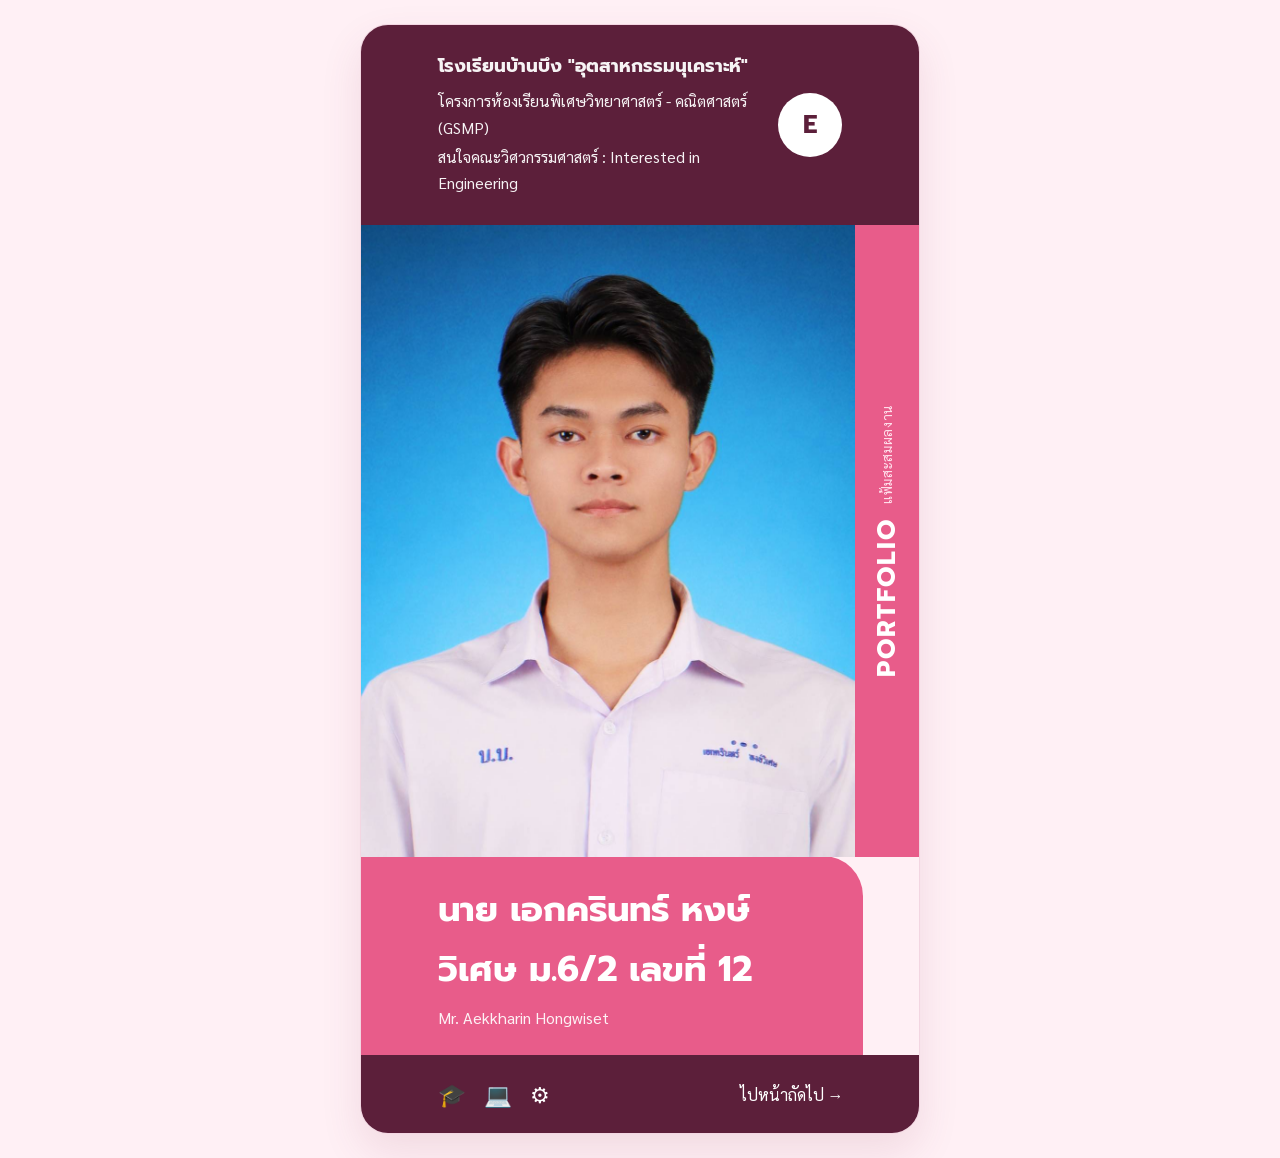
<file: index.html>
<!DOCTYPE html>
<html lang="th">
<head>
<meta charset="UTF-8">
<meta name="viewport" content="width=device-width, initial-scale=1.0">
<title>Portfolio | Portfolio</title>
<link rel="stylesheet" href="styles.css">
</head>
<body>

<div class="wrap home">
    <div class="cover2">

        <div class="cover2-topbar">
            <div class="cover2-topbar-text">
                <p>โรงเรียนบ้านบึง "อุตสาหกรรมนุเคราะห์"</p>
                <p>โครงการห้องเรียนพิเศษวิทยาศาสตร์ - คณิตศาสตร์ (GSMP)</p>
                <p>สนใจคณะวิศวกรรมศาสตร์ : Interested in Engineering</p>
            </div>
            <div class="cover2-emblem">E</div>
        </div>

        <div class="cover2-photo-row">
            <div class="cover2-photo">
                <img src="my-profile.jpg" alt="รูปเอกครินทร์ หงษ์วิเศษ">
            </div>
            <div class="cover2-vertical">
                <span class="v-label">แฟ้มสะสมผลงาน</span>
                <span class="v-title">PORTFOLIO</span>
            </div>
        </div>

        <div class="cover2-nameplate">
            <h2>นาย เอกครินทร์ หงษ์วิเศษ ม.6/2 เลขที่ 12</h2>
            <p>Mr. Aekkharin Hongwiset</p>
        </div>

        <div class="cover2-footerbar">
            <div class="cover2-icons">
                <span>&#127891;</span>
                <span>&#128187;</span>
                <span>&#9881;</span>
            </div>
            <a href="intro.html" class="next-link">ไปหน้าถัดไป &#8594;</a>
        </div>

    </div>
</div>

</body>
</html>
</file>
<file: styles.css>
@import url('https://fonts.googleapis.com/css2?family=Prompt:wght@400;500;600;700&family=Sarabun:wght@300;400;500;600;700&display=swap');

:root{
    --bg-cream:#FFF0F5;
    --coral:#E85C8A;
    --coral-soft:#F9C9DA;
    --plum:#5C1F3A;
    --plum-soft:#8C5468;
    --gold:#F0A8C4;
    --paper:#FFFFFF;
    --line:#F3D6E2;
    --radius-lg:28px;
    --radius-md:18px;
    --radius-sm:10px;
    --shadow:0 18px 40px rgba(140,60,90,0.12);
}

*{margin:0;padding:0;box-sizing:border-box;}

html{scroll-behavior:smooth;}

body{
    font-family:'Sarabun',sans-serif;
    background:var(--bg-cream);
    color:var(--plum);
    line-height:1.7;
    min-height:100vh;
    padding:24px 0;
}

h1,h2,h3,.display{
    font-family:'Prompt',sans-serif;
}

a{color:inherit;text-decoration:none;}

img{display:block;max-width:100%;}

.wrap{
    width:92%;
    max-width:1100px;
    margin:0 auto;
}

/* ---------- Nav bar (content pages) ---------- */
.topnav{
    background:var(--plum);
    color:#F6EDE7;
    position:sticky;
    top:0;
    z-index:50;
    box-shadow:0 6px 20px rgba(0,0,0,0.15);
}

.topnav-inner{
    width:94%;
    max-width:1200px;
    margin:0 auto;
    display:flex;
    align-items:center;
    gap:6px;
    overflow-x:auto;
    scrollbar-width:none;
    padding:10px 0;
}

.topnav-inner::-webkit-scrollbar{display:none;}

.nav-back{
    flex:0 0 auto;
    width:40px;
    height:40px;
    border-radius:50%;
    border:1.5px solid rgba(246,237,231,0.4);
    display:flex;
    align-items:center;
    justify-content:center;
    font-size:1.1rem;
    transition:.25s;
}

.nav-back:hover{
    background:rgba(246,237,231,0.12);
    border-color:var(--coral-soft);
}

.nav-brand{
    flex:0 0 auto;
    font-family:'Prompt',sans-serif;
    font-weight:600;
    letter-spacing:.04em;
    font-size:1.02rem;
    padding:0 14px 0 6px;
    color:var(--coral-soft);
    border-right:1px solid rgba(246,237,231,0.2);
    margin-right:6px;
}

.nav-tab{
    flex:0 0 auto;
    padding:9px 16px;
    border-radius:999px;
    font-size:.92rem;
    white-space:nowrap;
    color:rgba(246,237,231,0.75);
    transition:.25s;
}

.nav-tab:hover{
    color:#fff;
    background:rgba(246,237,231,0.10);
}

.nav-tab.is-active{
    background:var(--coral);
    color:#fff;
    font-weight:600;
    cursor:default;
    pointer-events:none;
}

/* ---------- Framed content box ---------- */
.frame{
    background:var(--paper);
    border:1px solid var(--line);
    border-radius:var(--radius-lg);
    box-shadow:var(--shadow);
    padding:44px;
}

@media(max-width:640px){
    .frame{padding:26px 22px;}
}

/* ---------- Cover page v2 (banner + photo + curved nameplate) ---------- */
.wrap.home{width:100%;max-width:none;padding:0;}

.cover2{
    min-height:auto;
    max-width:560px;
    margin:0 auto;
    display:flex;
    flex-direction:column;
    background:var(--bg-cream);
    border-radius:var(--radius-lg);
    overflow:hidden;
    box-shadow:var(--shadow);
    border:1px solid var(--line);
}

.cover2-topbar{
    background:var(--plum);
    color:#fff;
    display:flex;
    align-items:center;
    justify-content:space-between;
    gap:20px;
    padding:26px 6vw;
}

.cover2-topbar-text p{
    font-size:.98rem;
    opacity:.95;
    margin-bottom:2px;
}

.cover2-topbar-text p:first-child{
    font-weight:700;
    font-size:1.15rem;
    font-family:'Prompt',sans-serif;
    margin-bottom:6px;
}

.cover2-emblem{
    flex:0 0 auto;
    width:64px;
    height:64px;
    border-radius:50%;
    background:#fff;
    color:var(--plum);
    display:flex;
    align-items:center;
    justify-content:center;
    font-family:'Prompt',sans-serif;
    font-weight:700;
    font-size:1.6rem;
}

.cover2-photo-row{
    position:relative;
    flex:1;
    display:flex;
}

.cover2-photo{
    position:relative;
    flex:1;
    overflow:hidden;
}

.cover2-photo::before{
    content:"";
    display:block;
    padding-top:128%;
}

.cover2-photo img{
    position:absolute;
    inset:0;
    width:100%;
    height:100%;
    object-fit:cover;
}

.cover2-vertical{
    flex:0 0 64px;
    background:var(--coral);
    display:flex;
    flex-direction:column;
    align-items:center;
    justify-content:center;
    gap:14px;
    padding:20px 0;
}

.cover2-vertical .v-title{
    writing-mode:vertical-rl;
    transform:rotate(180deg);
    font-family:'Prompt',sans-serif;
    font-weight:700;
    font-size:1.6rem;
    letter-spacing:.08em;
    color:#fff;
}

.cover2-vertical .v-label{
    writing-mode:vertical-rl;
    transform:rotate(180deg);
    font-size:.82rem;
    color:#FFE3EE;
    letter-spacing:.05em;
}

.cover2-nameplate{
    background:var(--coral);
    color:#fff;
    padding:24px 6vw;
    border-radius:0 40px 0 0;
    width:fit-content;
    max-width:90%;
    margin-top:-1px;
}

.cover2-nameplate h2{
    font-size:clamp(1.5rem,4vw,2.2rem);
}

.cover2-nameplate p{
    margin-top:4px;
    opacity:.92;
}

.cover2-footerbar{
    background:var(--plum);
    color:#fff;
    display:flex;
    align-items:center;
    justify-content:space-between;
    flex-wrap:wrap;
    gap:14px;
    padding:20px 6vw;
}

.cover2-icons{
    display:flex;
    gap:18px;
    font-size:1.4rem;
}

.cover2-footerbar .next-link{
    color:#fff;
    margin-top:0;
}
.cover2-footerbar .next-link:hover{border-bottom-color:#fff;}

@media(max-width:640px){
    body{padding:12px 0;}
    .cover2{border-radius:var(--radius-md);}
    .cover2-photo::before{padding-top:110%;}
    .cover2-vertical{flex-basis:48px;}
    .cover2-vertical .v-title{font-size:1.1rem;}
    .cover2-footerbar{flex-direction:column;align-items:flex-start;}
}

/* ---------- Page header ---------- */
.page-hero{
    padding:48px 0 8px;
}

.page-hero .kicker{
    color:var(--coral);
    font-weight:600;
    font-size:.95rem;
}

.page-hero h2{
    font-size:2rem;
    margin-top:6px;
    color:var(--plum);
}

.section{
    padding:36px 0;
}

/* ---------- Intro (คำนำ) page ---------- */
.intro-frame{
    display:flex;
    gap:36px;
    align-items:flex-start;
}

.intro-photo{
    flex:0 0 200px;
    border-radius:var(--radius-md);
    overflow:hidden;
    box-shadow:var(--shadow);
}

.intro-photo img{
    width:100%;
    aspect-ratio:4/5;
    object-fit:cover;
}

.intro-body{flex:1;}

.intro-body .tagline{
    color:var(--coral);
    font-weight:600;
    letter-spacing:.02em;
}

.intro-body h3{
    font-size:1.5rem;
    margin:8px 0 18px;
}

.intro-body p{
    margin-bottom:14px;
    color:var(--plum-soft);
}

.intro-signoff{
    margin-top:26px;
    text-align:right;
}

.intro-signoff .label{
    font-size:.92rem;
    color:var(--plum-soft);
}

.intro-signoff .name{
    font-family:'Prompt',sans-serif;
    font-weight:600;
    font-size:1.15rem;
    color:var(--plum);
}

@media(max-width:640px){
    .intro-frame{flex-direction:column;align-items:center;text-align:center;}
    .intro-photo{width:180px;}
    .intro-signoff{text-align:center;}
}

/* ---------- Education timeline ---------- */
.timeline{
    position:relative;
    padding-left:40px;
}

.timeline::before{
    content:"";
    position:absolute;
    left:14px;
    top:6px;
    bottom:6px;
    width:2px;
    background:var(--line);
}

.tl-item{
    position:relative;
    padding-bottom:40px;
}

.tl-item:last-child{padding-bottom:0;}

.tl-dot{
    position:absolute;
    left:-40px;
    top:2px;
    width:30px;
    height:30px;
    border-radius:50%;
    background:var(--coral);
    color:#fff;
    display:flex;
    align-items:center;
    justify-content:center;
    font-size:.85rem;
    font-weight:700;
    font-family:'Prompt',sans-serif;
    box-shadow:0 0 0 5px var(--bg-cream);
}

.tl-card{
    background:var(--paper);
    border:1px solid var(--line);
    border-radius:var(--radius-md);
    padding:22px 24px;
    display:flex;
    align-items:center;
    gap:20px;
    box-shadow:var(--shadow);
}

.tl-photo{
    flex:0 0 auto;
    width:78px;
    height:78px;
    border-radius:50%;
    overflow:hidden;
    background:var(--coral-soft);
}

.tl-photo img{width:100%;height:100%;object-fit:cover;}

.tl-level{
    font-size:.88rem;
    color:var(--coral);
    font-weight:600;
}

.tl-school{
    font-size:1.1rem;
    font-weight:600;
    margin-top:2px;
}

@media(max-width:520px){
    .tl-card{flex-direction:column;align-items:flex-start;gap:12px;}
}

/* ---------- University interest cards ---------- */
.uni-list{
    display:flex;
    flex-direction:column;
    gap:26px;
}

.uni-card{
    background:var(--paper);
    border:1px solid var(--line);
    border-radius:var(--radius-md);
    box-shadow:var(--shadow);
    padding:28px;
    display:flex;
    gap:26px;
}

.uni-photo{
    flex:0 0 150px;
    border-radius:var(--radius-sm);
    overflow:hidden;
    background:var(--coral-soft);
}

.uni-photo img{
    width:100%;
    height:100%;
    object-fit:cover;
    aspect-ratio:1/1;
}

.uni-body{flex:1;}

.uni-rank{
    font-size:.85rem;
    color:var(--coral);
    font-weight:600;
    margin-bottom:4px;
}

.uni-faculty{
    font-size:1.15rem;
    font-weight:600;
}

.uni-name{
    color:var(--plum-soft);
    margin-bottom:12px;
}

.uni-body p{color:var(--plum-soft);}

@media(max-width:640px){
    .uni-card{flex-direction:column;}
    .uni-photo{width:100%;aspect-ratio:16/9;}
    .uni-photo img{aspect-ratio:16/9;}
}

/* ---------- Footer ---------- */
footer{
    text-align:center;
    padding:36px 20px 46px;
    color:var(--plum-soft);
    font-size:.88rem;
}

/* ---------- Profile v2 (photo panel + pill headers) ---------- */
.profile-hero{
    display:flex;
    border-radius:var(--radius-lg);
    overflow:hidden;
    box-shadow:var(--shadow);
}

.side-panel{
    flex:0 0 36%;
    background:var(--plum);
    color:#F1E7E2;
    padding:36px 30px;
}

.side-photo{
    border-radius:var(--radius-md);
    overflow:hidden;
    margin-bottom:28px;
}

.side-photo img{
    width:100%;
    aspect-ratio:4/5;
    object-fit:cover;
}

.pill-header{
    display:inline-block;
    background:var(--coral);
    color:#fff;
    font-weight:600;
    padding:9px 22px;
    border-radius:999px;
    font-size:.95rem;
    margin-bottom:14px;
}

.side-list{
    list-style:none;
    margin-bottom:30px;
}

.side-list li{
    padding:5px 0 5px 18px;
    position:relative;
    color:#E9DCD6;
}

.side-list li::before{
    content:"•";
    position:absolute;
    left:0;
    color:var(--coral-soft);
}

.program-grid{
    display:grid;
    grid-template-columns:1fr 1fr;
    gap:12px 10px;
}

.program-item{
    display:flex;
    align-items:center;
    gap:8px;
    font-size:.9rem;
    color:#F1E7E2;
}

.program-item img{
    width:20px;
    height:20px;
    flex:0 0 auto;
}

.main-panel{
    flex:1;
    background:var(--paper);
    padding:40px 40px;
}

.main-panel .kicker-small{
    color:var(--coral);
    font-weight:600;
    font-size:.9rem;
}

.main-panel h2{
    font-size:2rem;
    margin:4px 0 24px;
    padding-bottom:16px;
    border-bottom:2px solid var(--line);
}

.info-list{
    list-style:none;
    margin-bottom:32px;
}

.info-list li{
    padding:6px 0;
    border-bottom:1px dashed var(--line);
}

.info-list li:last-child{border-bottom:none;}

.info-list .k{color:var(--plum-soft);margin-right:6px;}
.info-list .v{font-weight:500;}

@media(max-width:760px){
    .profile-hero{flex-direction:column;}
    .side-panel{flex:none;}
}
</file>
